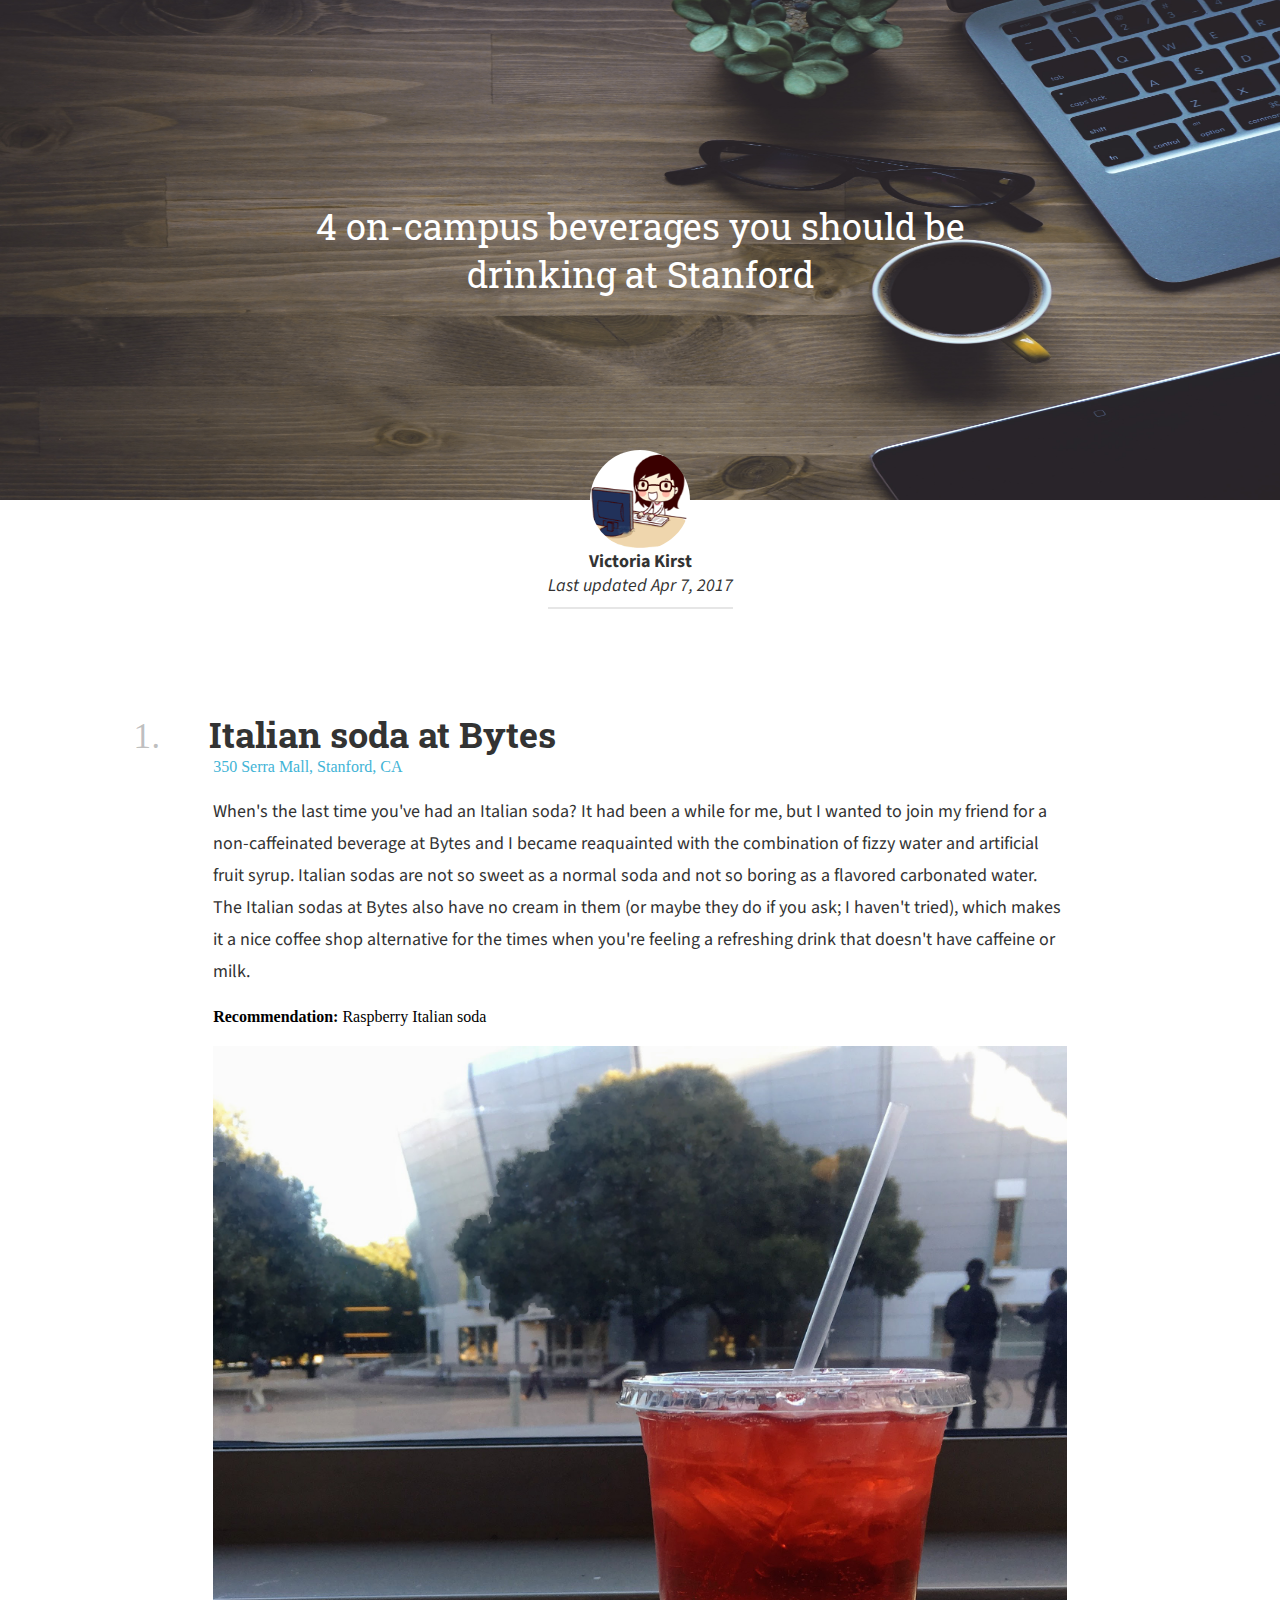
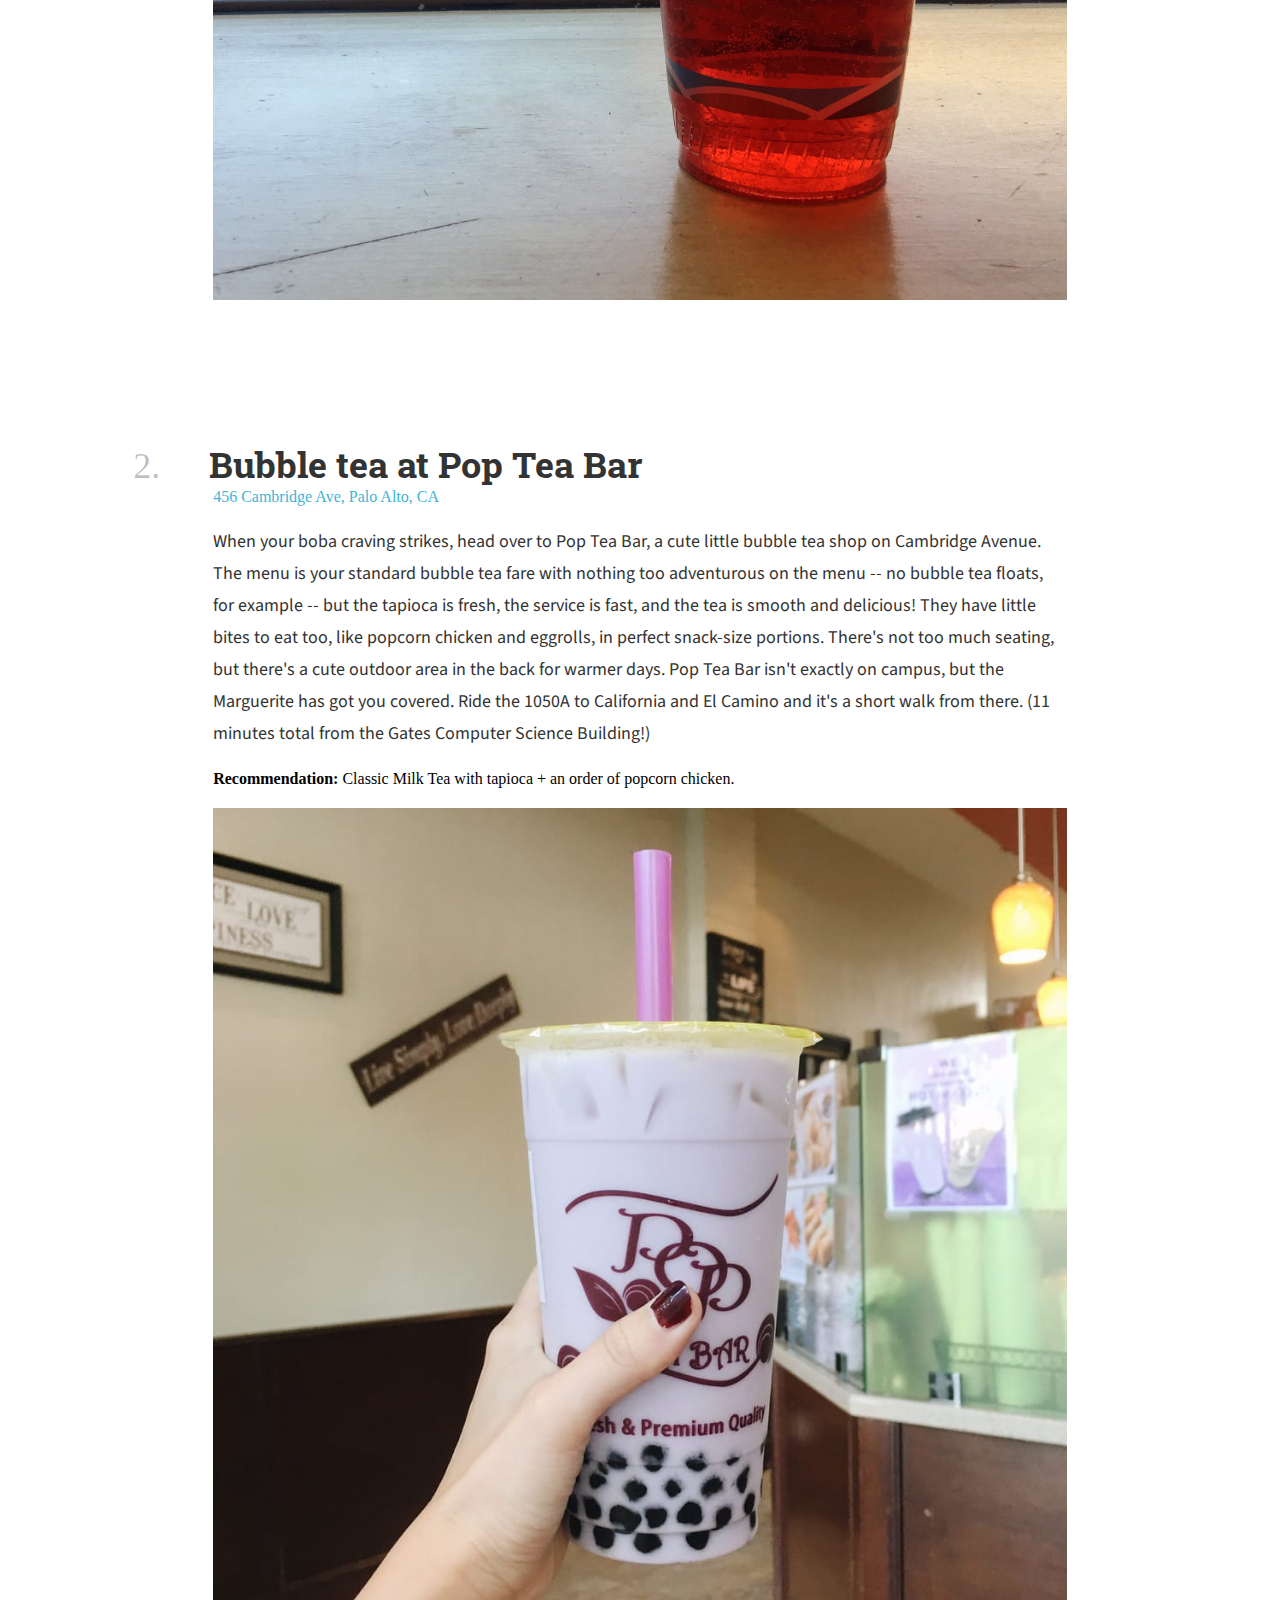
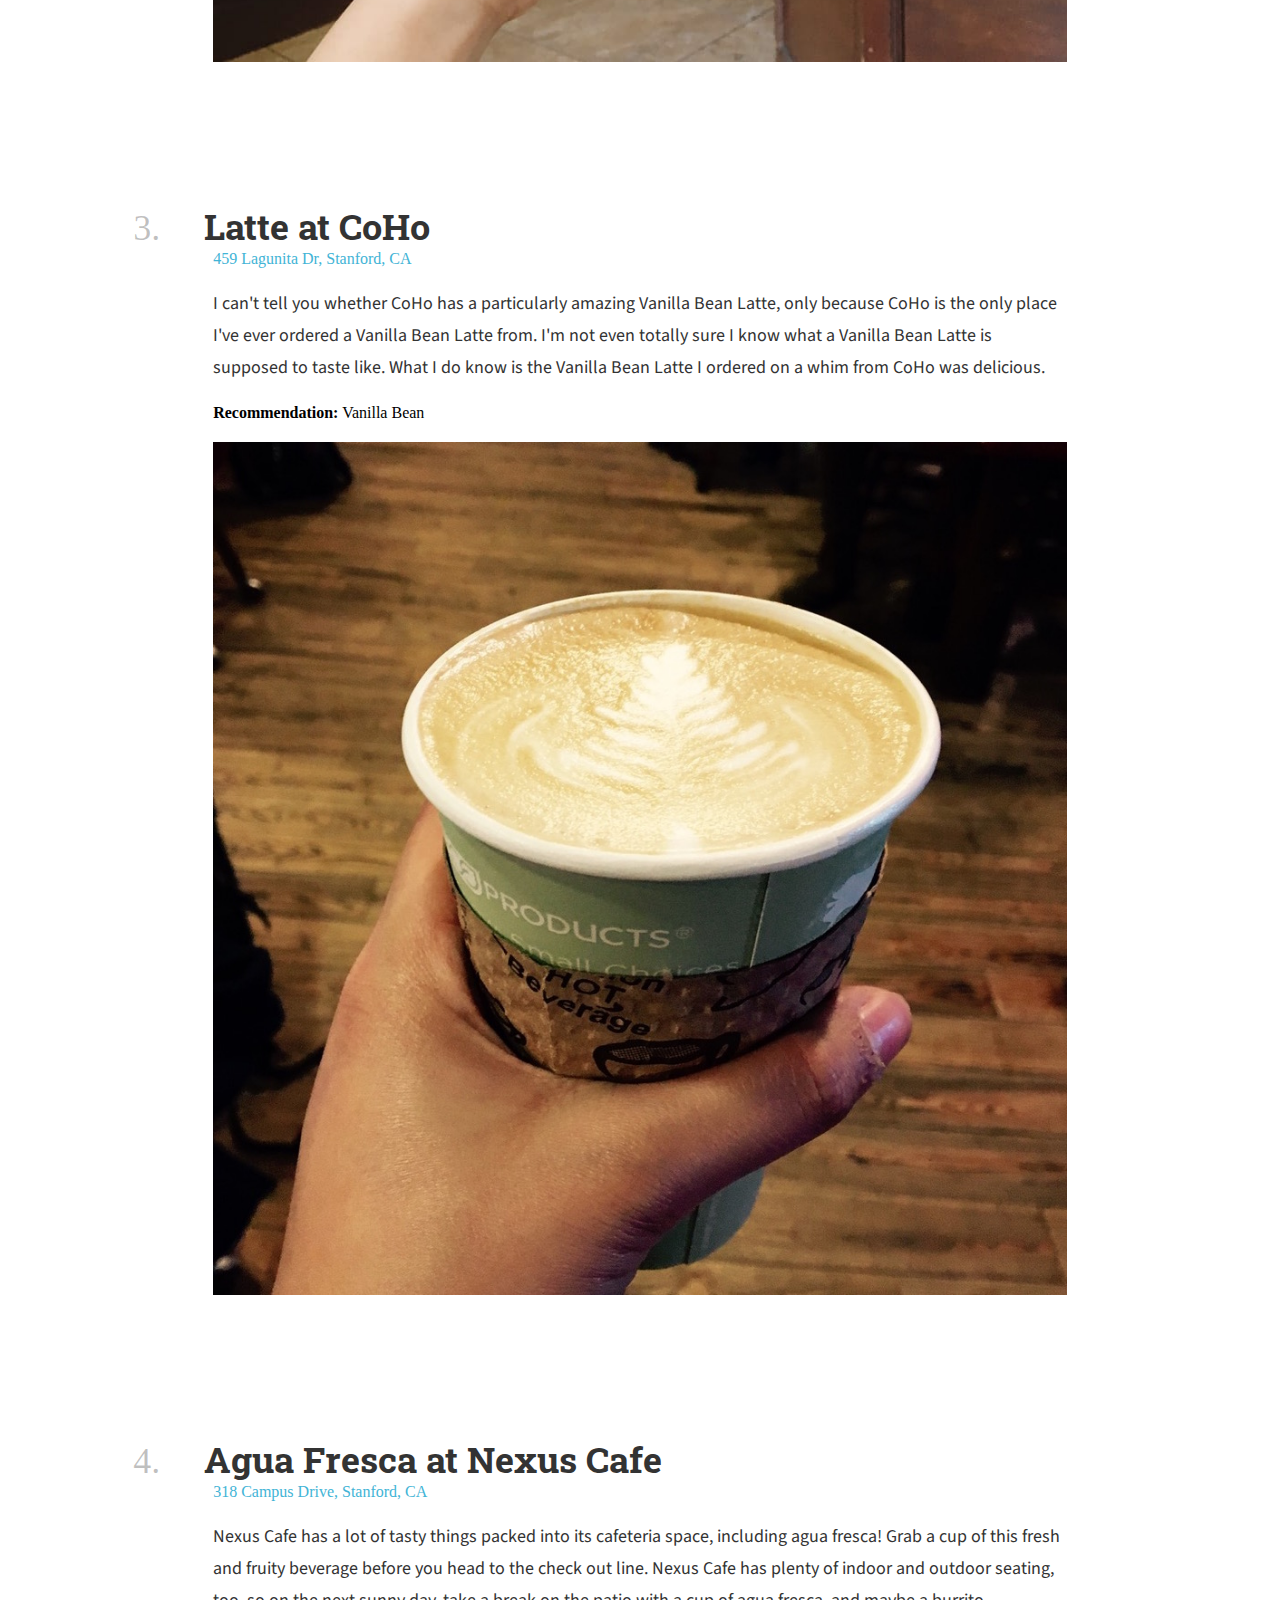
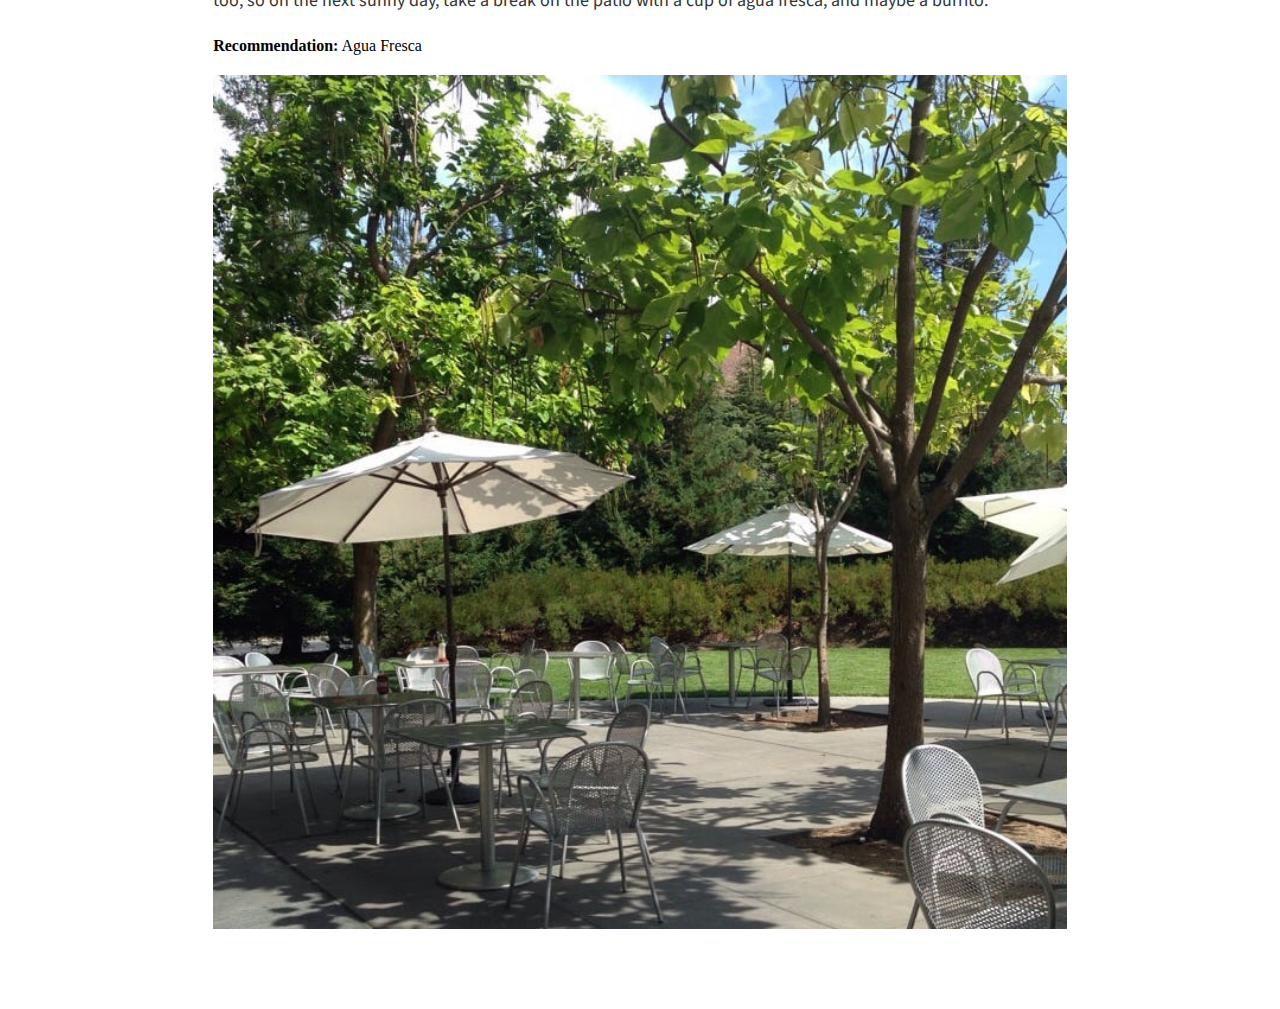
<file: index.html>
<!DOCTYPE html>
<html>

<head>
  <!-- head section -->
  <meta charset="utf-8">
  <title>Stanford: 4 on-campus beverages you should be drinking</title>
  <link rel="icon" type="image/png" href="images/favicon-32x32.png" sizes="32x32" />
  <link rel="icon" type="image/png" href="images/favicon-16x16.png" sizes="16x16" />
  <!-- font -->
  <link href="https://fonts.googleapis.com/css?family=Source+Sans+Pro|Roboto+Slab" rel="stylesheet">
  <!-- custom css -->
  <link rel="stylesheet" href="css/listicle-style.css" />
</head>

<!-- body section -->
<body>
  <!-- title: image + title -->
  <div class="img_title">
    <img src="images/header.jpg" alt="" height="500px" width="100%">
    <div class="title_word">4 on-campus beverages you should be drinking at Stanford</div>
  </div>
  <!-- profile: image + author + date -->
  <div class="profile">
    <img class="profile_img" src="images/vrk.png" alt="" height="100px" width="100px">
    <div class="author">Victoria Kirst</div>
    <div class="update_date">Last updated Apr 7, 2017
      <hr>
    </div>
  </div>
  <!-- articles is composed of many articles. -->
  <div class="articles">
    <!-- article 1 -->
      <!-- number, heading, address, text, image -->
    <div class="article">
      <!-- number and heading -->
      <span class="number">1. </span>
      <span class="heading">Italian soda at Bytes</span>
      <!-- address and text -->
      <a class="link" href="https://goo.gl/maps/EjneHBEPksw">350 Serra Mall, Stanford, CA</a>
      <p class="text">When's the last time you've had an Italian soda? It had been a while for me, but I wanted
        to join my friend for a non-caffeinated beverage at Bytes and I became reaquainted with the combination of fizzy
        water and artificial
        fruit syrup. Italian sodas are not so sweet as a normal soda and not so boring as a flavored carbonated water.
        The
        Italian sodas at Bytes also have no cream in them (or maybe they do if you ask; I haven't tried), which makes it
        a
        nice coffee shop alternative for the times when you're feeling a refreshing drink that doesn't have caffeine or
        milk.
        <!-- recommendation + image -->
        <div class="recommendation"><b>Recommendation:</b> Raspberry Italian soda</div>
        <img class="img_text" src="images/italian-soda.jpg">
      </p>
    </div>
    <div class="article">
      <!-- article 2 -->
      <!-- number, heading, address, text, image -->
      <span class="number">
        2.
      </span>
      <span class="heading">
        Bubble tea at Pop Tea Bar
      </span>
      <a class="link" href="https://goo.gl/maps/3jHRC2umZCy">456 Cambridge Ave, Palo Alto, CA</a>
      <p class="text">
        When your boba craving strikes, head over to Pop Tea Bar, a cute little bubble tea shop on Cambridge Avenue.
        The
        menu
        is your standard bubble tea fare with nothing too adventurous on the menu -- no bubble tea floats, for example
        -- but
        the tapioca is fresh, the service is fast, and the tea is smooth and delicious! They have little bites to eat
        too,
        like popcorn chicken and eggrolls, in perfect snack-size portions. There's not too much seating, but there's a
        cute
        outdoor area in the back for warmer days.

        Pop Tea Bar isn't exactly on campus, but the Marguerite has got you covered. Ride the 1050A to California and
        El
        Camino and it's a short walk from there. (11 minutes total from the Gates Computer Science Building!)

        <div class="recommendation"><b>Recommendation: </b>Classic Milk Tea with tapioca + an order of popcorn chicken.
        </div>
        <img class="img_text" src="images/boba.jpg">
      </p>
    </div>
    <div class="article">
      <!-- article 3 -->
      <!-- number, heading, address, text, image -->
      <span class="number">3.</span>
      <span class="heading">Latte at CoHo</span>
      <a class="link" href="https://goo.gl/maps/jaov5FhK5852">459 Lagunita Dr, Stanford, CA</a>
      <p class="text">
        I can't tell you whether CoHo has a particularly amazing Vanilla Bean Latte, only because CoHo is the only
        place
        I've
        ever ordered a Vanilla Bean Latte from. I'm not even totally sure I know what a Vanilla Bean Latte is supposed
        to
        taste like. What I do know is the Vanilla Bean Latte I ordered on a whim from CoHo was delicious.
        <div class="recommendation"><b>Recommendation:</b> Vanilla Bean</div>
        <img class="img_text" src="images/coho-coffee.jpg">
      </p>
    </div>
    <div class="article">
      <!-- article 4 -->
      <span class="number">4.</span>
      <span class="heading">Agua Fresca at Nexus Cafe</span>
      <a class="link" href="https://goo.gl/maps/WzJZx183auA2">318 Campus Drive, Stanford, CA</a>
      <p class="text">
        Nexus Cafe has a lot of tasty things packed into its cafeteria space, including agua fresca! Grab a cup of
        this
        fresh
        and fruity beverage before you head to the check out line. Nexus Cafe has plenty of indoor and outdoor
        seating, too,
        so on the next sunny day, take a break on the patio with a cup of agua fresca, and maybe a burrito.
        <div class="recommendation"><b>Recommendation:</b> Agua Fresca</div>
        <img class="img_text" src="images/nexus-cafe.jpg">
      </p>
    </div>
</html>
</file>
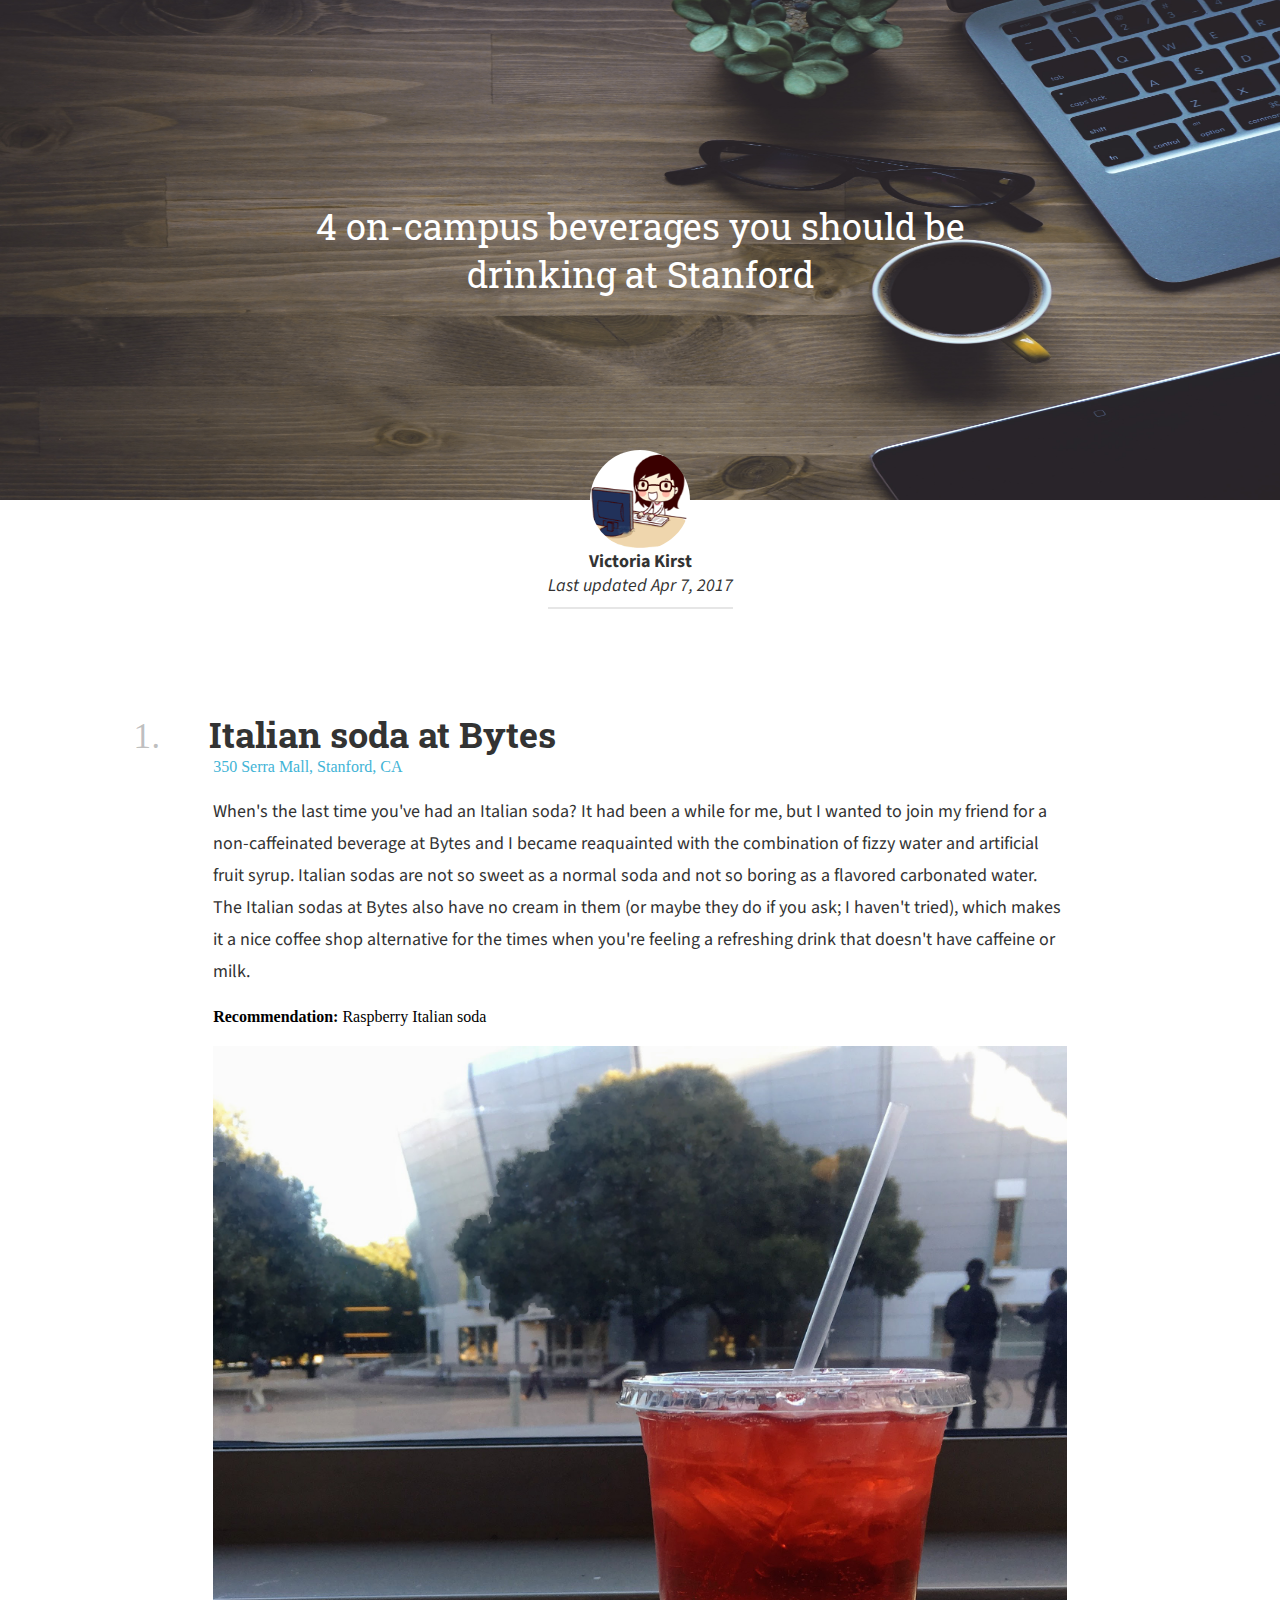
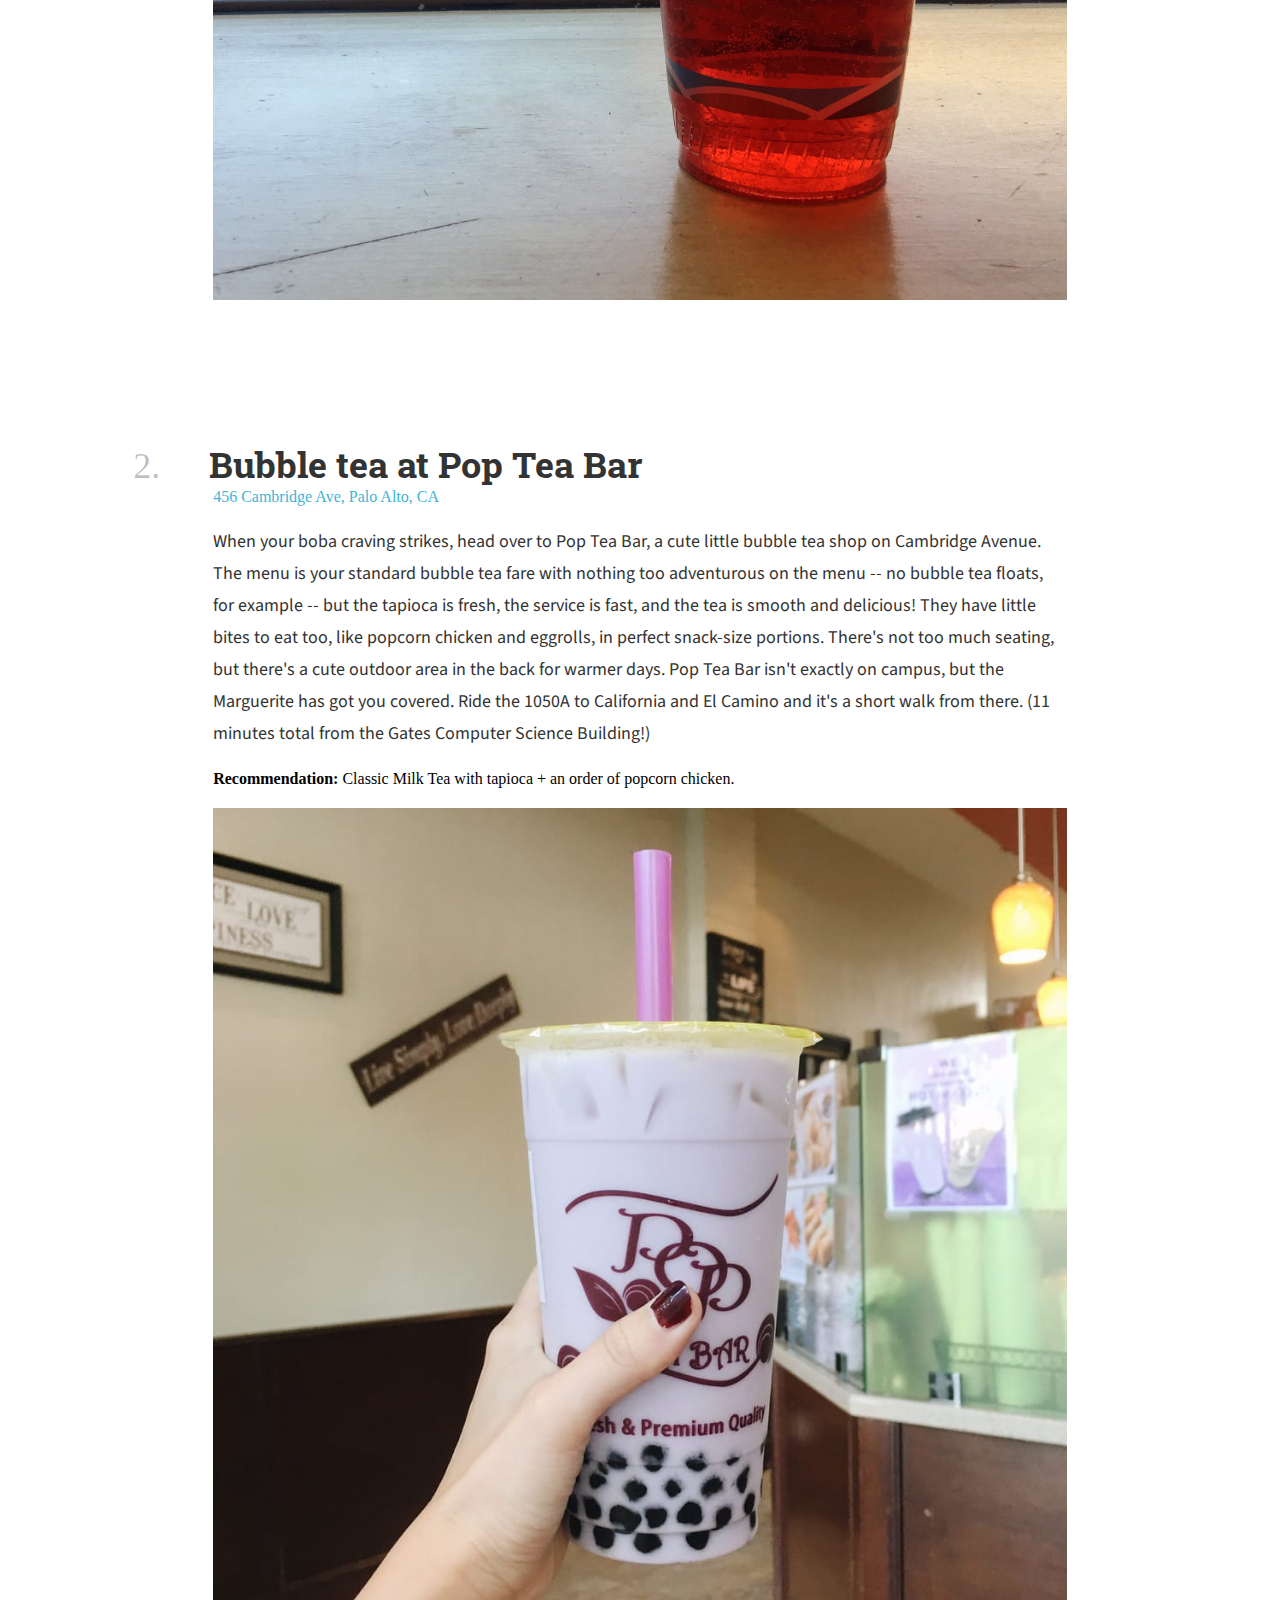
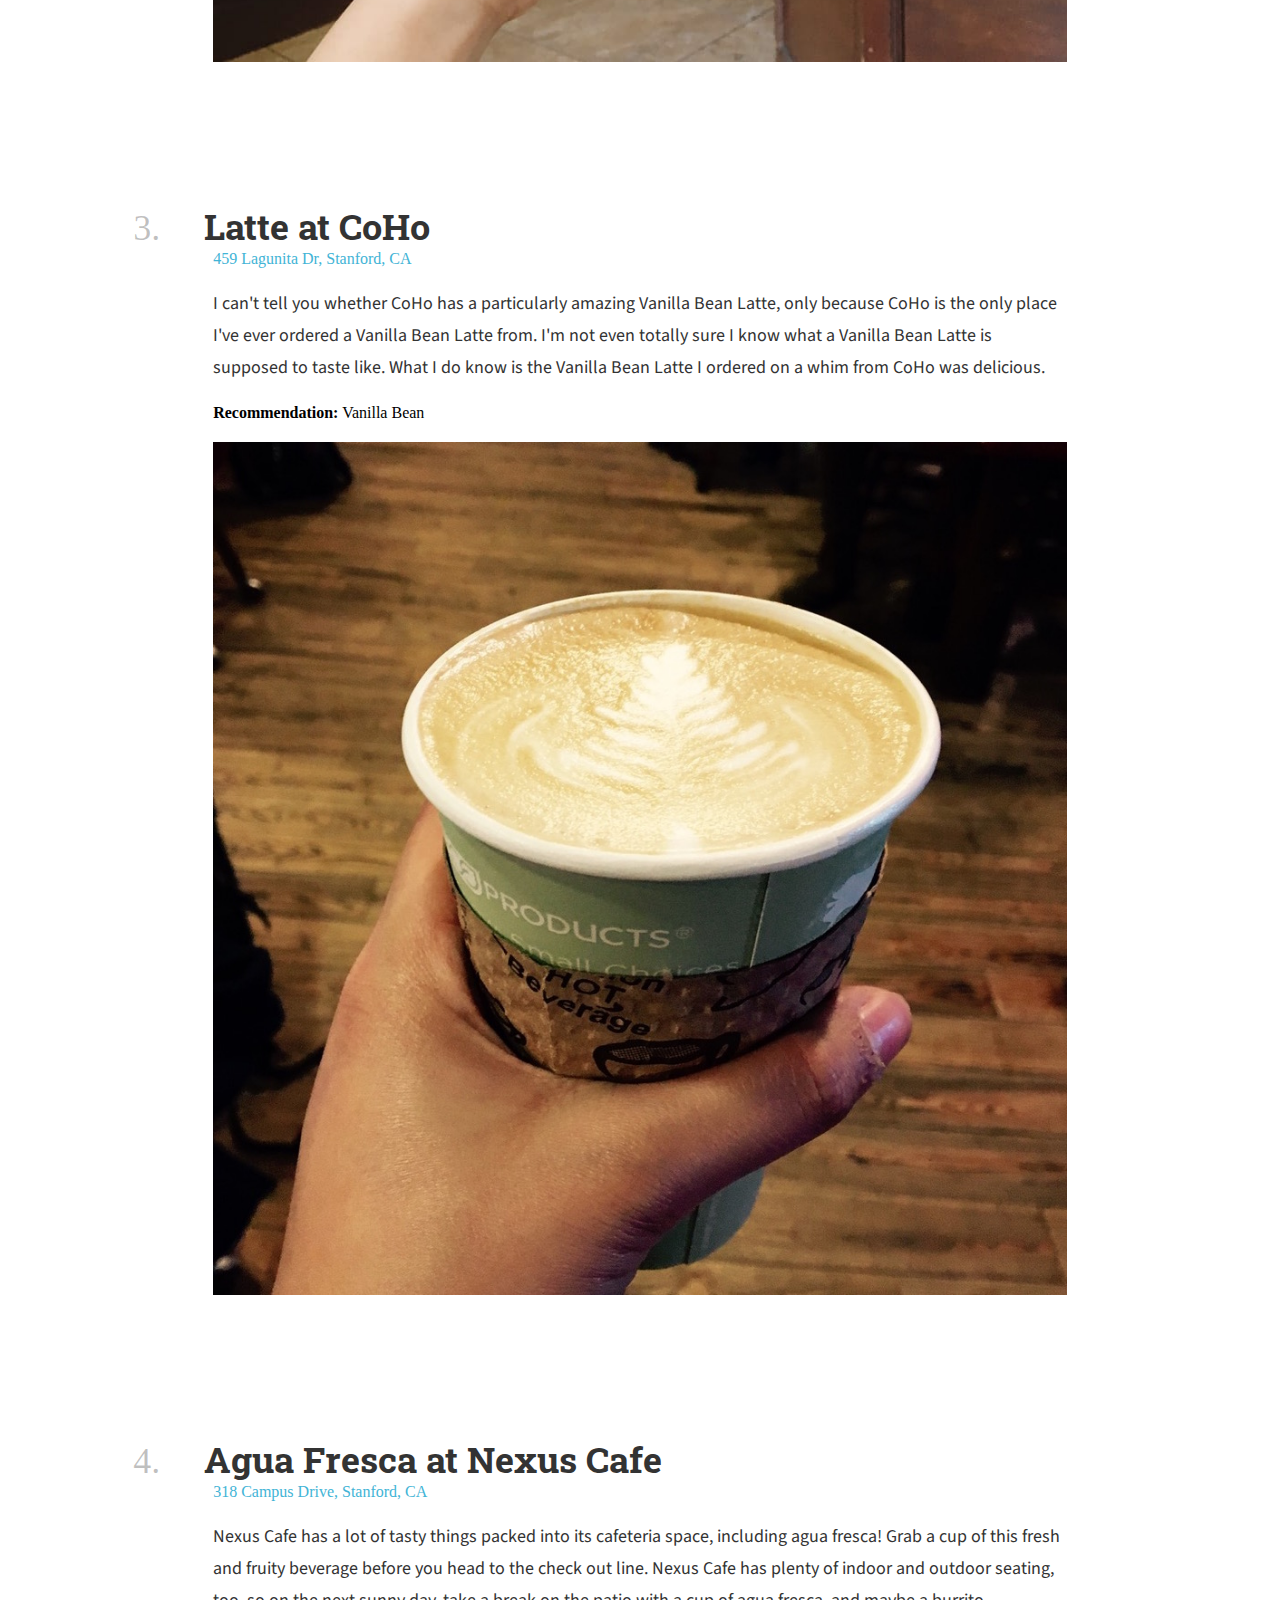
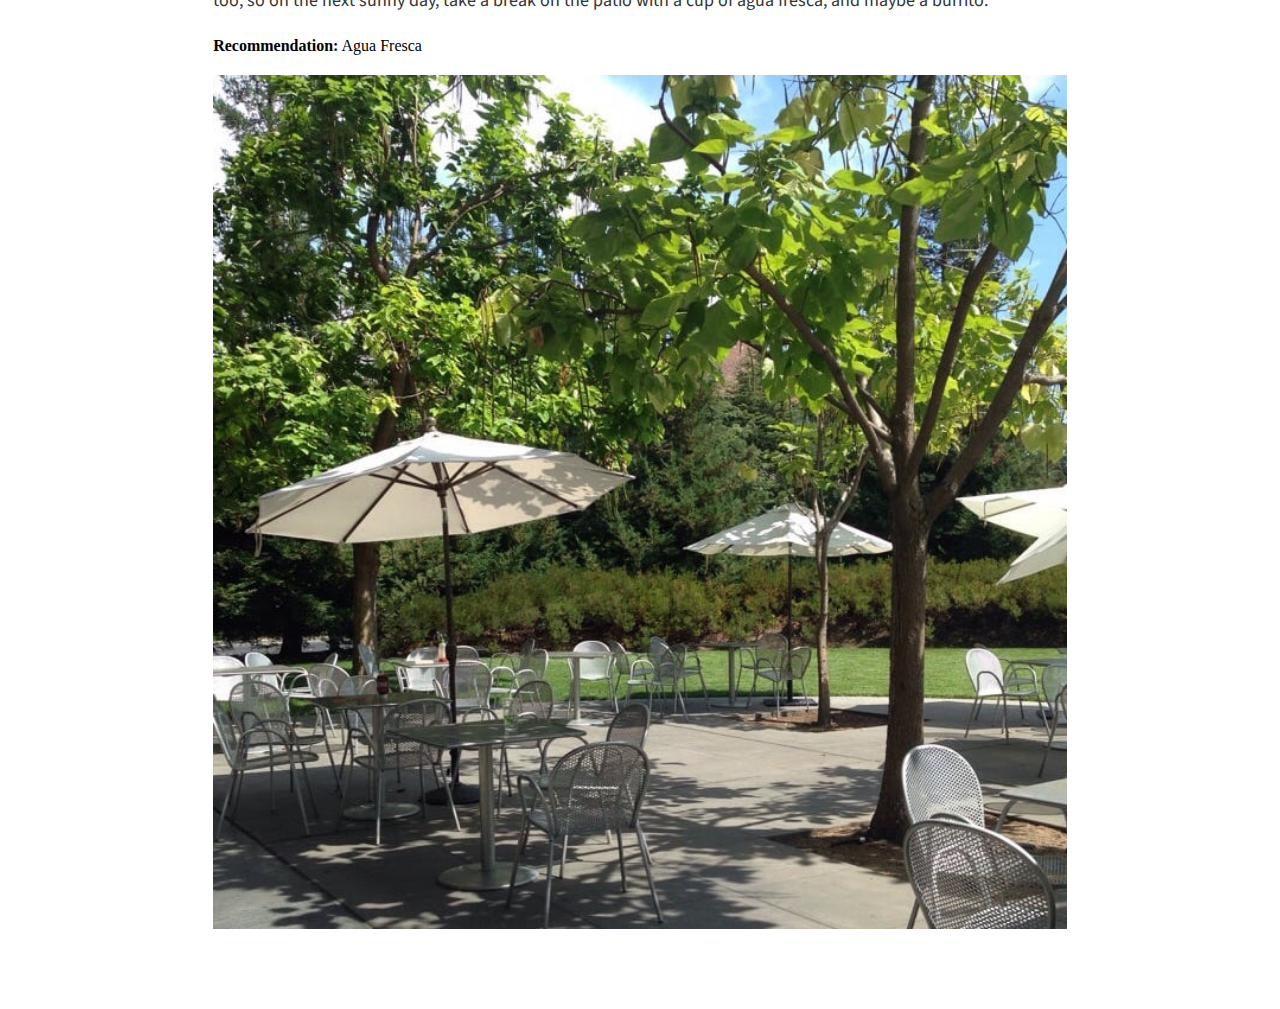
<file: listicle.html>
<!DOCTYPE html>
<html>

<head>
  <!-- head section -->
  <meta charset="utf-8">
  <title>Stanford: 4 on-campus beverages you should be drinking</title>
  <link rel="icon" type="image/png" href="images/favicon-32x32.png" sizes="32x32" />
  <link rel="icon" type="image/png" href="images/favicon-16x16.png" sizes="16x16" />
  <!-- font -->
  <link href="https://fonts.googleapis.com/css?family=Source+Sans+Pro|Roboto+Slab" rel="stylesheet">
  <!-- custom css -->
  <link rel="stylesheet" href="css/listicle-style.css" />
</head>

<!-- body section -->
<body>
  <!-- title: image + title -->
  <div class="img_title">
    <img src="images/header.jpg" alt="" height="500px" width="100%">
    <div class="title_word">4 on-campus beverages you should be drinking at Stanford</div>
  </div>
  <!-- profile: image + author + date -->
  <div class="profile">
    <img class="profile_img" src="images/vrk.png" alt="" height="100px" width="100px">
    <div class="author">Victoria Kirst</div>
    <div class="update_date">Last updated Apr 7, 2017
      <hr>
    </div>
  </div>
  <!-- articles is composed of many articles. -->
  <div class="articles">
    <!-- article 1 -->
      <!-- number, heading, address, text, image -->
    <div class="article">
      <!-- number and heading -->
      <span class="number">1. </span>
      <span class="heading">Italian soda at Bytes</span>
      <!-- address and text -->
      <a class="link" href="https://goo.gl/maps/EjneHBEPksw">350 Serra Mall, Stanford, CA</a>
      <p class="text">When's the last time you've had an Italian soda? It had been a while for me, but I wanted
        to join my friend for a non-caffeinated beverage at Bytes and I became reaquainted with the combination of fizzy
        water and artificial
        fruit syrup. Italian sodas are not so sweet as a normal soda and not so boring as a flavored carbonated water.
        The
        Italian sodas at Bytes also have no cream in them (or maybe they do if you ask; I haven't tried), which makes it
        a
        nice coffee shop alternative for the times when you're feeling a refreshing drink that doesn't have caffeine or
        milk.
        <!-- recommendation + image -->
        <div class="recommendation"><b>Recommendation:</b> Raspberry Italian soda</div>
        <img class="img_text" src="images/italian-soda.jpg">
      </p>
    </div>
    <div class="article">
      <!-- article 2 -->
      <!-- number, heading, address, text, image -->
      <span class="number">
        2.
      </span>
      <span class="heading">
        Bubble tea at Pop Tea Bar
      </span>
      <a class="link" href="https://goo.gl/maps/3jHRC2umZCy">456 Cambridge Ave, Palo Alto, CA</a>
      <p class="text">
        When your boba craving strikes, head over to Pop Tea Bar, a cute little bubble tea shop on Cambridge Avenue.
        The
        menu
        is your standard bubble tea fare with nothing too adventurous on the menu -- no bubble tea floats, for example
        -- but
        the tapioca is fresh, the service is fast, and the tea is smooth and delicious! They have little bites to eat
        too,
        like popcorn chicken and eggrolls, in perfect snack-size portions. There's not too much seating, but there's a
        cute
        outdoor area in the back for warmer days.

        Pop Tea Bar isn't exactly on campus, but the Marguerite has got you covered. Ride the 1050A to California and
        El
        Camino and it's a short walk from there. (11 minutes total from the Gates Computer Science Building!)

        <div class="recommendation"><b>Recommendation: </b>Classic Milk Tea with tapioca + an order of popcorn chicken.
        </div>
        <img class="img_text" src="images/boba.jpg">
      </p>
    </div>
    <div class="article">
      <!-- article 3 -->
      <!-- number, heading, address, text, image -->
      <span class="number">3.</span>
      <span class="heading">Latte at CoHo</span>
      <a class="link" href="https://goo.gl/maps/jaov5FhK5852">459 Lagunita Dr, Stanford, CA</a>
      <p class="text">
        I can't tell you whether CoHo has a particularly amazing Vanilla Bean Latte, only because CoHo is the only
        place
        I've
        ever ordered a Vanilla Bean Latte from. I'm not even totally sure I know what a Vanilla Bean Latte is supposed
        to
        taste like. What I do know is the Vanilla Bean Latte I ordered on a whim from CoHo was delicious.
        <div class="recommendation"><b>Recommendation:</b> Vanilla Bean</div>
        <img class="img_text" src="images/coho-coffee.jpg">
      </p>
    </div>
    <div class="article">
      <!-- article 4 -->
      <span class="number">4.</span>
      <span class="heading">Agua Fresca at Nexus Cafe</span>
      <a class="link" href="https://goo.gl/maps/WzJZx183auA2">318 Campus Drive, Stanford, CA</a>
      <p class="text">
        Nexus Cafe has a lot of tasty things packed into its cafeteria space, including agua fresca! Grab a cup of
        this
        fresh
        and fruity beverage before you head to the check out line. Nexus Cafe has plenty of indoor and outdoor
        seating, too,
        so on the next sunny day, take a break on the patio with a cup of agua fresca, and maybe a burrito.
        <div class="recommendation"><b>Recommendation:</b> Agua Fresca</div>
        <img class="img_text" src="images/nexus-cafe.jpg">
      </p>
    </div>
</html>
</file>
<file: css/listicle-style.css>
/* Set body Margin, border and Padding */
body {
    padding:0;
    border:0;
    margin:0;
}

/* horizontal line */
hr {
    border:0;
    background-color: #e6e6e6;
    height: 2px;
}

/* header image */

.img_title {
    position: relative;
    display: flex;
    justify-content: center;
    background-image: linear-gradient(rgba(0, 0, 0, .3), rgba(0, 0, 0, .3)), url(../images/header.jpg);
    background-size: cover;
    align-items: center;
}

/* header image text */

.title_word {
    max-width: 780px;
    position: absolute;
    font-size: 36px;
    font-family:'Roboto Slab', serif;
    font-weight: normal;
    color: white;
    text-align: center;
}


/* Profile */
.profile {
    display: flex;
    width: 100%;
    height: 150px;
    align-items: center;
    flex-direction: column;
    font-family: 'Source Sans Pro', sans-serif;
    color: rgb(51, 51, 51);
}

/* profile image */
.profile_img {
    border: 1px, white;
    margin-top: -50px;
    border-radius: 100%;
    z-index: 1;
}

/* author */
.author {
    font-size: 18px;
    font-weight: bold;
    line-height: 24px;
}

/* update date */
.update_date {
    font-style: italic; 
    font-size: 18px;
    line-height: 24px;
    padding-bottom: 10px;
}

/* aticle group */
.articles {
    /* center and set width to 66.7 */
    margin: auto;
    width: 66.7%;
}

/* an article */
.article {
    /* set blank to top and bottom */
    /* between an article and an article: 120px */
    padding-top: 60px;
    padding-bottom: 60px;
}

/* list of number */
.number {
    /* set position left 40px. */
    margin-left: -80px;
    padding-right: 40px;
    font-size: 36px;
    color: rgb(0, 0, 0, 0.25);
}

/* article heading */
.heading {
    font-family: 'Roboto Slab', serif;
    font-size: 36px;
    font-weight: bold;
    color: rgb(51, 51, 51);
}

/* address (link) */
.link {
    /* set to block element */
    display: block;
    color: #42b4d6;
    text-decoration: none;
}

/* when hover */
.link:hover {
    text-decoration: underline;
}

/* article text */
.text {
    font-family: 'Source Sans Pro', sans-serif;
    font-size: 18px;
    line-height: 32px;
    margin-top: 20px;
    color: rgb(51, 51, 51);
}

/* recommendation text */
.recommendation {
    margin-top: 20px;
    padding-bottom: 20px;
}

/* image */
.img_text {
    width: 100%;
}
</file>
